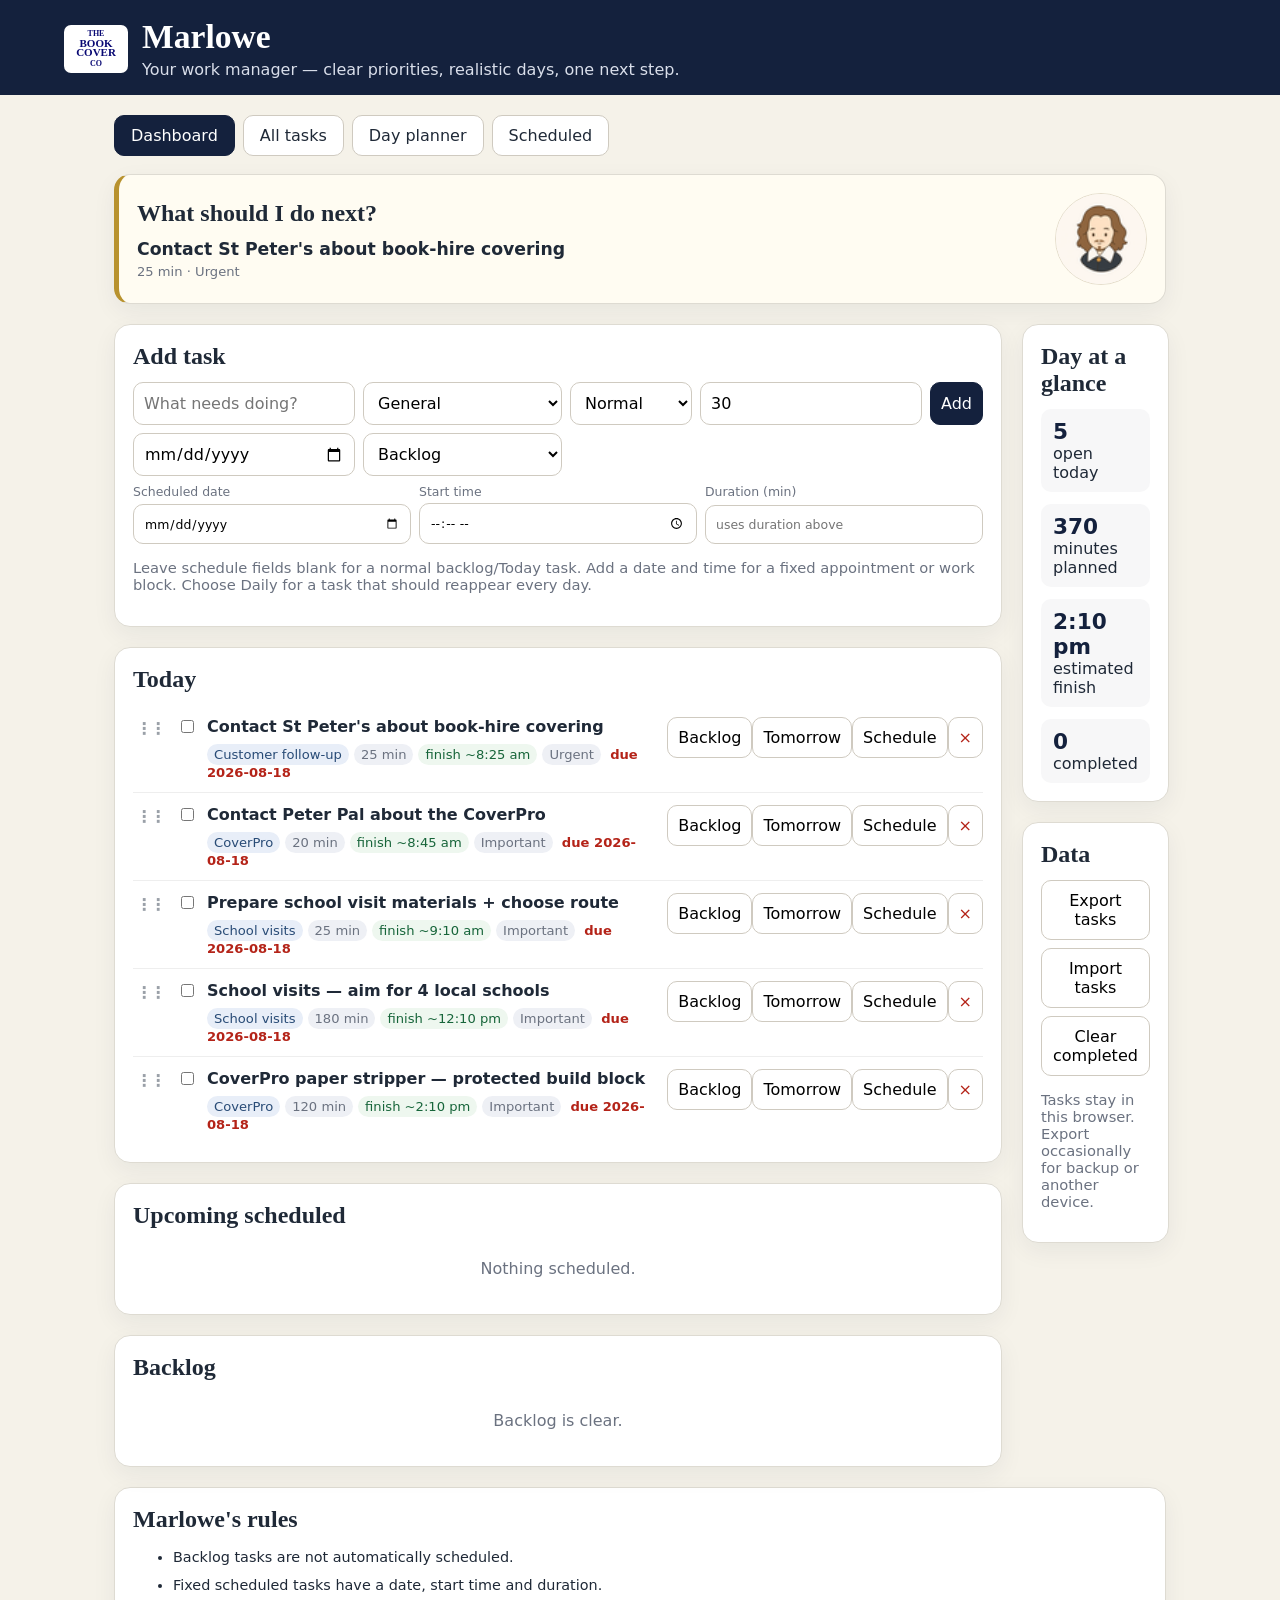
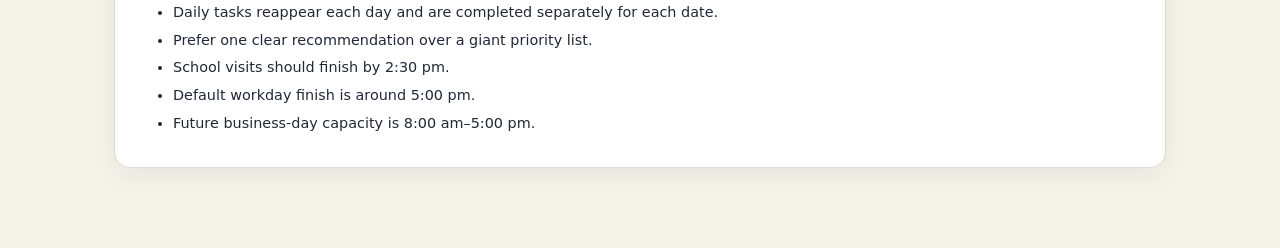
<file: index.html>
<!doctype html>
<html lang="en">
<head>
<meta charset="utf-8"><meta name="viewport" content="width=device-width,initial-scale=1">
<title>Marlowe — Task Manager</title>
<link rel="icon" type="image/svg+xml" href="favicon.svg">
<link rel="stylesheet" href="styles.css">
</head>
<body>
<header><div class="headrow"><div class="logo"><span>THE</span>BOOK<br>COVER<span>CO</span></div><div><h1>Marlowe</h1><p>Your work manager — clear priorities, realistic days, one next step.</p></div></div></header>
<div class="wrap">
<div class="nav"><button id="dashTab" class="active">Dashboard</button><button id="allTab">All tasks</button><button type="button" onclick="location.href='day.html'">Day planner</button><button type="button" onclick="location.href='scheduled.html'">Scheduled</button></div>
<section id="dashboardView" class="view active">
<div class="card next"><div><h2>What should I do next?</h2><div id="nextTask"></div></div><img class="marlowe-avatar" src="marlowe-avatar.svg" alt="Marlowe"></div>
<div class="grid"><div>
<div class="card"><h2>Add task</h2><form id="addForm">
<input class="taskname" id="title" placeholder="What needs doing?" required>
<select id="category"><option>Customer follow-up</option><option>Client visit</option><option>School visits</option><option>CoverPro</option><option>Production</option><option>Sales & marketing</option><option>Admin</option><option>Daily</option><option selected>General</option></select>
<select id="priority"><option value="3">Normal</option><option value="2">Important</option><option value="1">Urgent</option></select>
<input id="minutes" type="number" min="5" step="5" value="30" title="Duration in minutes">
<button class="primary">Add</button>
<input id="due" type="date" title="Due date"><select id="bucket"><option value="backlog">Backlog</option><option value="today">Today</option></select>
<div class="schedule-row"><label>Scheduled date<input id="scheduledDate" type="date"></label><label>Start time<input id="scheduledTime" type="time"></label><label>Duration (min)<input id="scheduledMinutes" type="number" min="5" step="5" placeholder="uses duration above"></label></div>
</form><p class="muted">Leave schedule fields blank for a normal backlog/Today task. Add a date and time for a fixed appointment or work block. Choose Daily for a task that should reappear every day.</p></div>
<div class="card"><h2>Today</h2><div id="today"></div></div>
<div class="card"><h2>Upcoming scheduled</h2><div id="upcoming"></div></div>
<div class="card"><h2>Backlog</h2><div id="backlog"></div></div>
</div><div>
<div class="card"><h2>Day at a glance</h2><div class="stats"><div class="stat"><b id="todayCount">0</b>open today</div><div class="stat"><b id="todayMinutes">0</b>minutes planned</div><div class="stat"><b id="projectedFinish">—</b>estimated finish</div><div class="stat"><b id="doneCount">0</b>completed</div></div><div id="dayWarning"></div></div>
<div class="card"><h2>Data</h2><div class="toolbar"><button id="exportBtn">Export tasks</button><button id="importBtn">Import tasks</button><button id="clearDone" class="ghost">Clear completed</button></div><input type="file" id="fileInput" accept="application/json" hidden><p class="muted">Tasks stay in this browser. Export occasionally for backup or another device.</p></div>
</div></div>
<div class="card"><h2>Marlowe's rules</h2><ul class="rules"><li>Backlog tasks are not automatically scheduled.</li><li>Fixed scheduled tasks have a date, start time and duration.</li><li>Daily tasks reappear each day and are completed separately for each date.</li><li>Prefer one clear recommendation over a giant priority list.</li><li>School visits should finish by 2:30 pm.</li><li>Default workday finish is around 5:00 pm.</li><li>Future business-day capacity is 8:00 am–5:00 pm.</li></ul></div>
</section>
<section id="allView" class="view"><div class="card"><h2>All tasks</h2><div class="filters"><select id="filterCategory"><option value="all">All categories</option></select><select id="sortAll"><option value="schedule">Scheduled first</option><option value="due">Due soonest</option><option value="category">Category</option><option value="priority">Priority</option><option value="minutes">Shortest first</option><option value="created">Newest first</option></select><select id="statusFilter"><option value="open">Open tasks</option><option value="all">Open + completed</option><option value="done">Completed only</option></select></div><div id="allTasks"></div></div></section>
</div>
<div id="capacityModal" class="modalback"><div class="modal"><h3>That business day is already too full</h3><p id="capacityMessage"></p><div class="toolbar"><button id="modalCancel" class="ghost">Cancel</button><button id="modalBacklog">Move to backlog</button><button id="modalNext" class="primary">Next available slot</button></div></div></div>
<script src="app-core.js"></script><script src="app-ui.js"></script>
</body></html>
</file>
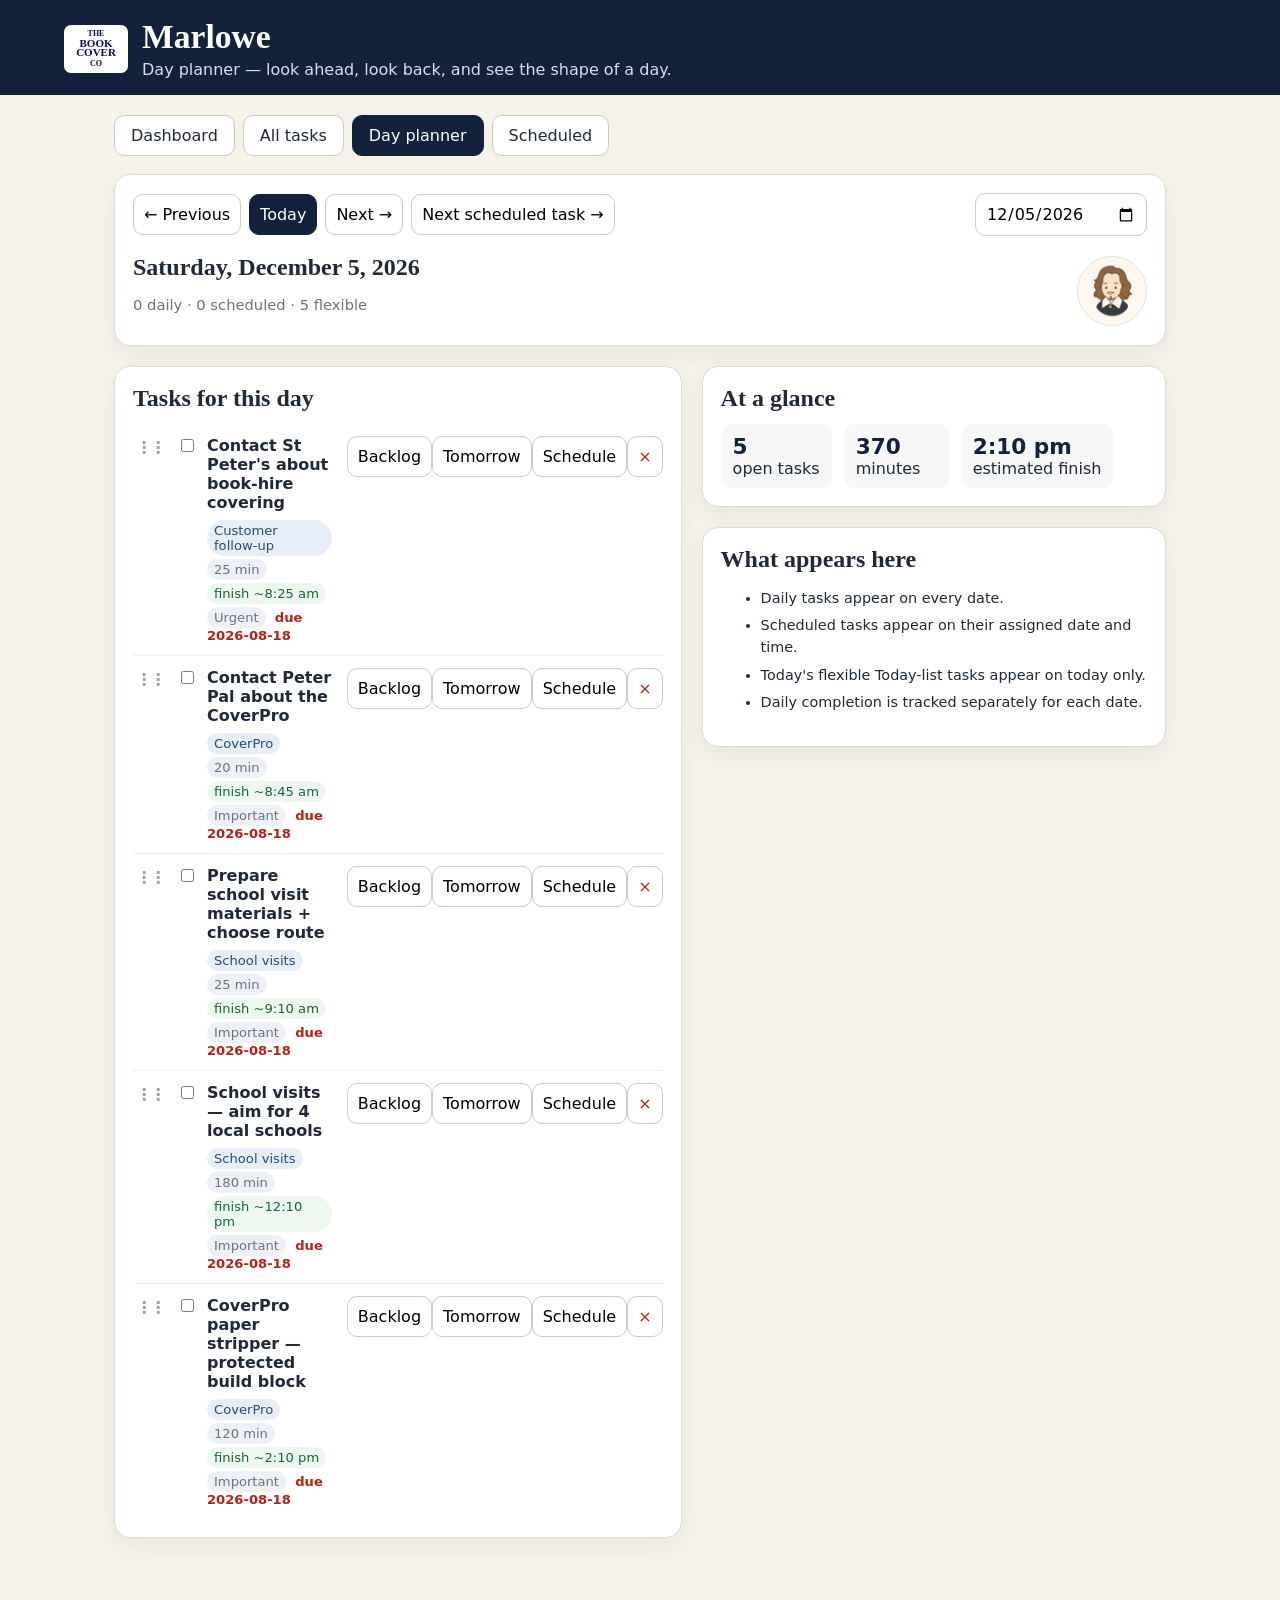
<file: day.html>
<!doctype html>
<html lang="en">
<head>
<meta charset="utf-8"><meta name="viewport" content="width=device-width,initial-scale=1">
<title>Marlowe — Day Planner</title>
<link rel="icon" type="image/svg+xml" href="favicon.svg">
<link rel="stylesheet" href="styles.css">
</head>
<body>
<header><div class="headrow"><div class="logo"><span>THE</span>BOOK<br>COVER<span>CO</span></div><div><h1>Marlowe</h1><p>Day planner — look ahead, look back, and see the shape of a day.</p></div></div></header>
<div class="wrap">
<div class="nav"><a class="navlink" href="index.html">Dashboard</a><a class="navlink" href="index.html?view=all">All tasks</a><a class="navlink active-link" href="day.html">Day planner</a><a class="navlink" href="scheduled.html">Scheduled</a></div>
<section class="card">
<div class="day-controls"><button id="prevDay">← Previous</button><button id="todayDay" class="primary">Today</button><button id="nextDay">Next →</button><button id="nextScheduled">Next scheduled task →</button><input id="dayPicker" type="date"></div>
<div class="day-heading"><div><h2 id="dayTitle">Day planner</h2><p id="daySummary" class="muted"></p></div><img class="marlowe-avatar small-avatar" src="marlowe-avatar.svg" alt="Marlowe"></div>
</section>
<section class="grid"><div>
<div class="card"><h2>Tasks for this day</h2><div id="dayTasks"></div></div>
</div><div>
<div class="card"><h2>At a glance</h2><div class="stats"><div class="stat"><b id="dayCount">0</b>open tasks</div><div class="stat"><b id="dayMinutes">0</b>minutes</div><div class="stat"><b id="dayFinish">—</b>estimated finish</div></div><div id="dayNotice"></div></div>
<div class="card"><h2>What appears here</h2><ul class="rules"><li>Daily tasks appear on every date.</li><li>Scheduled tasks appear on their assigned date and time.</li><li>Today's flexible Today-list tasks appear on today only.</li><li>Daily completion is tracked separately for each date.</li></ul></div>
</div></section>
</div>
<script src="app-core.js"></script><script src="day.js"></script>
</body></html>
</file>
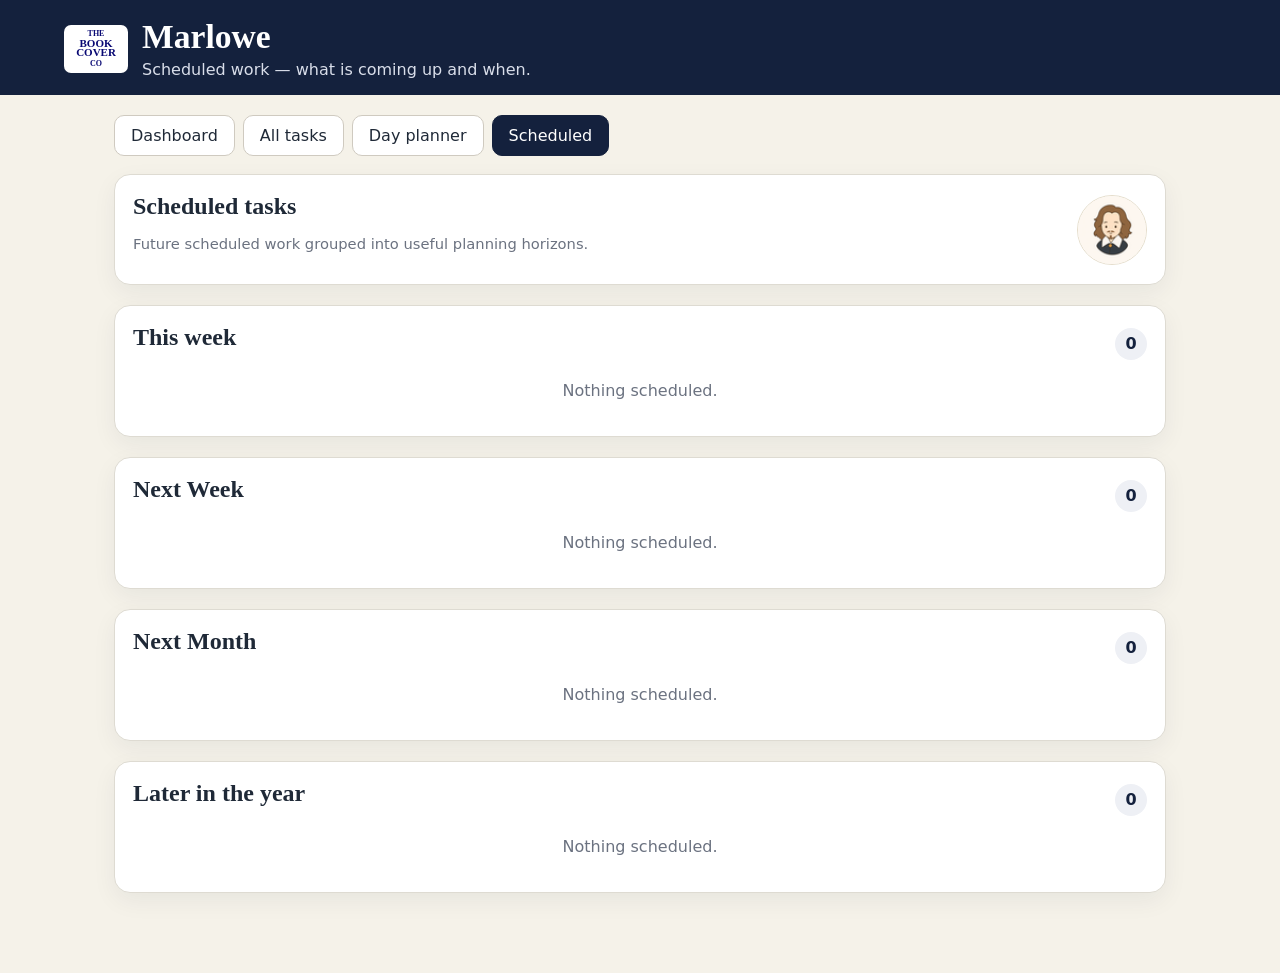
<file: scheduled.html>
<!doctype html>
<html lang="en">
<head>
<meta charset="utf-8"><meta name="viewport" content="width=device-width,initial-scale=1">
<title>Marlowe — Scheduled Tasks</title>
<link rel="icon" type="image/svg+xml" href="favicon.svg">
<link rel="stylesheet" href="styles.css">
</head>
<body>
<header><div class="headrow"><div class="logo"><span>THE</span>BOOK<br>COVER<span>CO</span></div><div><h1>Marlowe</h1><p>Scheduled work — what is coming up and when.</p></div></div></header>
<div class="wrap">
<div class="nav"><a class="navlink" href="index.html">Dashboard</a><a class="navlink" href="index.html?view=all">All tasks</a><a class="navlink" href="day.html">Day planner</a><a class="navlink active-link" href="scheduled.html">Scheduled</a></div>
<section class="card scheduled-intro"><div><h2>Scheduled tasks</h2><p class="muted">Future scheduled work grouped into useful planning horizons.</p></div><img class="marlowe-avatar small-avatar" src="marlowe-avatar.svg" alt="Marlowe"></section>
<div id="scheduledGroups"></div>
</div>
<script src="app-core.js"></script><script src="scheduled.js"></script>
</body></html>
</file>
<file: styles.css>
:root{--navy:#14213d;--paper:#f5f2e9;--card:#fff;--ink:#1f2937;--muted:#6b7280;--gold:#b8922e;--line:#dedbd2;--red:#b42318;--blue:#31588a;--green:#17653a}
*{box-sizing:border-box}body{margin:0;font-family:Inter,system-ui,Segoe UI,sans-serif;background:var(--paper);color:var(--ink)}
header{background:var(--navy);color:white;padding:18px 5vw 16px}.headrow{display:flex;align-items:center;gap:14px}.logo{width:64px;height:48px;background:white;border-radius:7px;padding:4px;display:grid;place-items:center;color:#080873;font-family:Georgia,serif;font-weight:700;font-size:11px;line-height:.88;text-align:center;flex:0 0 auto}.logo span{font-size:8px;display:block;font-weight:600}header h1{font-family:Georgia,serif;font-size:2.1rem;margin:0}header p{margin:4px 0 0;color:#d9deea}.wrap{max-width:1180px;margin:auto;padding:20px 5vw 60px}
.nav{display:flex;gap:8px;margin-bottom:18px;flex-wrap:wrap;align-items:center}.nav button,.navlink{padding:10px 16px;border:1px solid #cfcac0;border-radius:10px;background:white;color:var(--ink);font:inherit;text-decoration:none}.nav button.active,.navlink.active-link{background:var(--navy);color:#fff;border-color:var(--navy)}
.grid{display:grid;grid-template-columns:1.1fr .9fr;gap:20px}@media(max-width:850px){.grid{grid-template-columns:1fr}}
.card{background:var(--card);border:1px solid var(--line);border-radius:16px;padding:18px;box-shadow:0 8px 25px rgba(20,33,61,.06);margin-bottom:20px}h2{font-family:Georgia,serif;margin:0 0 12px}.muted{color:var(--muted);font-size:.92rem}
form{display:grid;grid-template-columns:2fr 1fr 1fr 1fr auto;gap:8px}@media(max-width:800px){form{grid-template-columns:1fr 1fr}.taskname{grid-column:1/-1}.span2{grid-column:1/-1}}
input,select,button{font:inherit;border-radius:10px;border:1px solid #cfcac0;padding:10px;background:white}button{cursor:pointer}.primary{background:var(--navy);color:white;border-color:var(--navy)}.ghost{background:transparent}.danger{color:var(--red)}.warnbtn{background:#fff5d6;border-color:#e2c35c;color:#6b5100;font-size:.8rem;padding:6px 8px;margin-top:5px}
.task{display:grid;grid-template-columns:auto auto 1fr auto;gap:10px;align-items:start;padding:12px 0;border-bottom:1px solid #eee;transition:background .12s ease,transform .12s ease,opacity .12s ease}.task:last-child{border-bottom:0}.task-title{font-weight:650}.task-meta{font-size:.82rem;color:var(--muted);margin-top:5px}.pill{display:inline-block;padding:3px 7px;border-radius:999px;background:#eef0f5;margin-right:5px;margin-top:3px}.pill.cat{background:#e8eef8;color:#284b76}.pill.finish{background:#eef7ef;color:var(--green)}.pill.late{background:#fde8e8;color:#991b1b;font-weight:700}.pill.scheduled{background:#f1eafa;color:#633a82}.pill.daily{background:#e8f5ee;color:#17653a;font-weight:650}.done .task-title{text-decoration:line-through;color:#888}.overdue{color:var(--red);font-weight:700}.toolbar{display:flex;gap:8px;flex-wrap:wrap}.empty{padding:18px;text-align:center;color:var(--muted)}
.drag-handle{color:#9aa0a8;font-weight:700;letter-spacing:-2px;cursor:grab;user-select:none;padding:2px 3px;line-height:1.2}.draggable-task:hover .drag-handle{color:var(--navy)}.draggable-task.dragging{opacity:.45}.draggable-task.drag-over{background:#fff8df;transform:translateY(2px);outline:1px dashed #c9a227;outline-offset:-3px}.draggable-task[draggable="true"]{cursor:default}
.next{border-left:5px solid var(--gold);background:#fffcf2;display:grid;grid-template-columns:1fr 92px;gap:14px;align-items:center}.next strong{font-size:1.08rem}.marlowe-avatar{width:92px;height:92px;border-radius:50%;object-fit:cover;opacity:.94;border:1px solid #e4dcc9;background:#fff}.small-avatar{width:70px;height:70px}.rules{font-size:.9rem;line-height:1.5}.rules li{margin-bottom:6px}.stats{display:flex;gap:12px;flex-wrap:wrap}.stat{background:#f7f7f8;border-radius:10px;padding:10px 12px;min-width:105px}.stat b{display:block;font-size:1.35rem;color:var(--navy)}
.view{display:none}.view.active{display:block}.filters{display:grid;grid-template-columns:1fr 1fr auto;gap:10px;margin-bottom:12px}@media(max-width:650px){.filters{grid-template-columns:1fr}}.alltask{padding:13px 0;border-bottom:1px solid #eee}.alltask:last-child{border-bottom:0}.allhead{display:flex;justify-content:space-between;gap:12px;align-items:flex-start}.alltitle{font-weight:650}.subrow{font-size:.83rem;color:var(--muted);margin-top:5px}.sectionlabel{font-family:Georgia,serif;font-size:1.1rem;margin:18px 0 4px;color:var(--navy)}.notice{padding:10px 12px;border-radius:10px;background:#fff5d6;color:#6b5100;margin:8px 0 4px;font-size:.9rem}
.schedule-row{display:grid;grid-template-columns:1fr 1fr 1fr;gap:8px;grid-column:1/-1}.schedule-row label{font-size:.78rem;color:var(--muted);display:grid;gap:4px}.upcoming-day{font-family:Georgia,serif;color:var(--navy);font-size:1.05rem;margin:14px 0 2px}.when{font-weight:650;color:#633a82}
.day-controls{display:flex;gap:8px;align-items:center;flex-wrap:wrap}.day-controls input{margin-left:auto}.day-heading{display:flex;justify-content:space-between;align-items:center;gap:16px;margin-top:18px}.day-heading h2{margin-bottom:4px}
.scheduled-intro{display:flex;justify-content:space-between;align-items:center;gap:16px}.scheduled-intro h2{margin-bottom:4px}.schedule-group-head{display:flex;align-items:center;justify-content:space-between;gap:12px}.group-count{display:grid;place-items:center;min-width:32px;height:32px;border-radius:999px;background:#eef0f5;color:var(--navy);font-weight:700}.scheduled-item{display:flex;justify-content:space-between;gap:14px;align-items:center;padding:13px 0;border-bottom:1px solid #eee}.scheduled-item:last-child{border-bottom:0}.scheduled-title{font-weight:650}.mini-link{white-space:nowrap;text-decoration:none;color:#284b76;border:1px solid #cad5e5;border-radius:9px;padding:7px 9px;background:#f7f9fc;font-size:.84rem}
.modalback{position:fixed;inset:0;background:rgba(12,20,38,.55);display:none;place-items:center;padding:20px;z-index:50}.modalback.show{display:grid}.modal{background:#fff;border-radius:16px;max-width:520px;width:100%;padding:20px}.modal .toolbar{justify-content:flex-end;margin-top:16px}
@media(max-width:560px){.task{grid-template-columns:auto auto 1fr}.task>div:last-child{grid-column:3}.next{grid-template-columns:1fr 72px}.marlowe-avatar{width:72px;height:72px}.day-controls input{margin-left:0;width:100%}.schedule-row{grid-template-columns:1fr}.scheduled-item{align-items:flex-start}.mini-link{margin-top:2px}}
</file>
